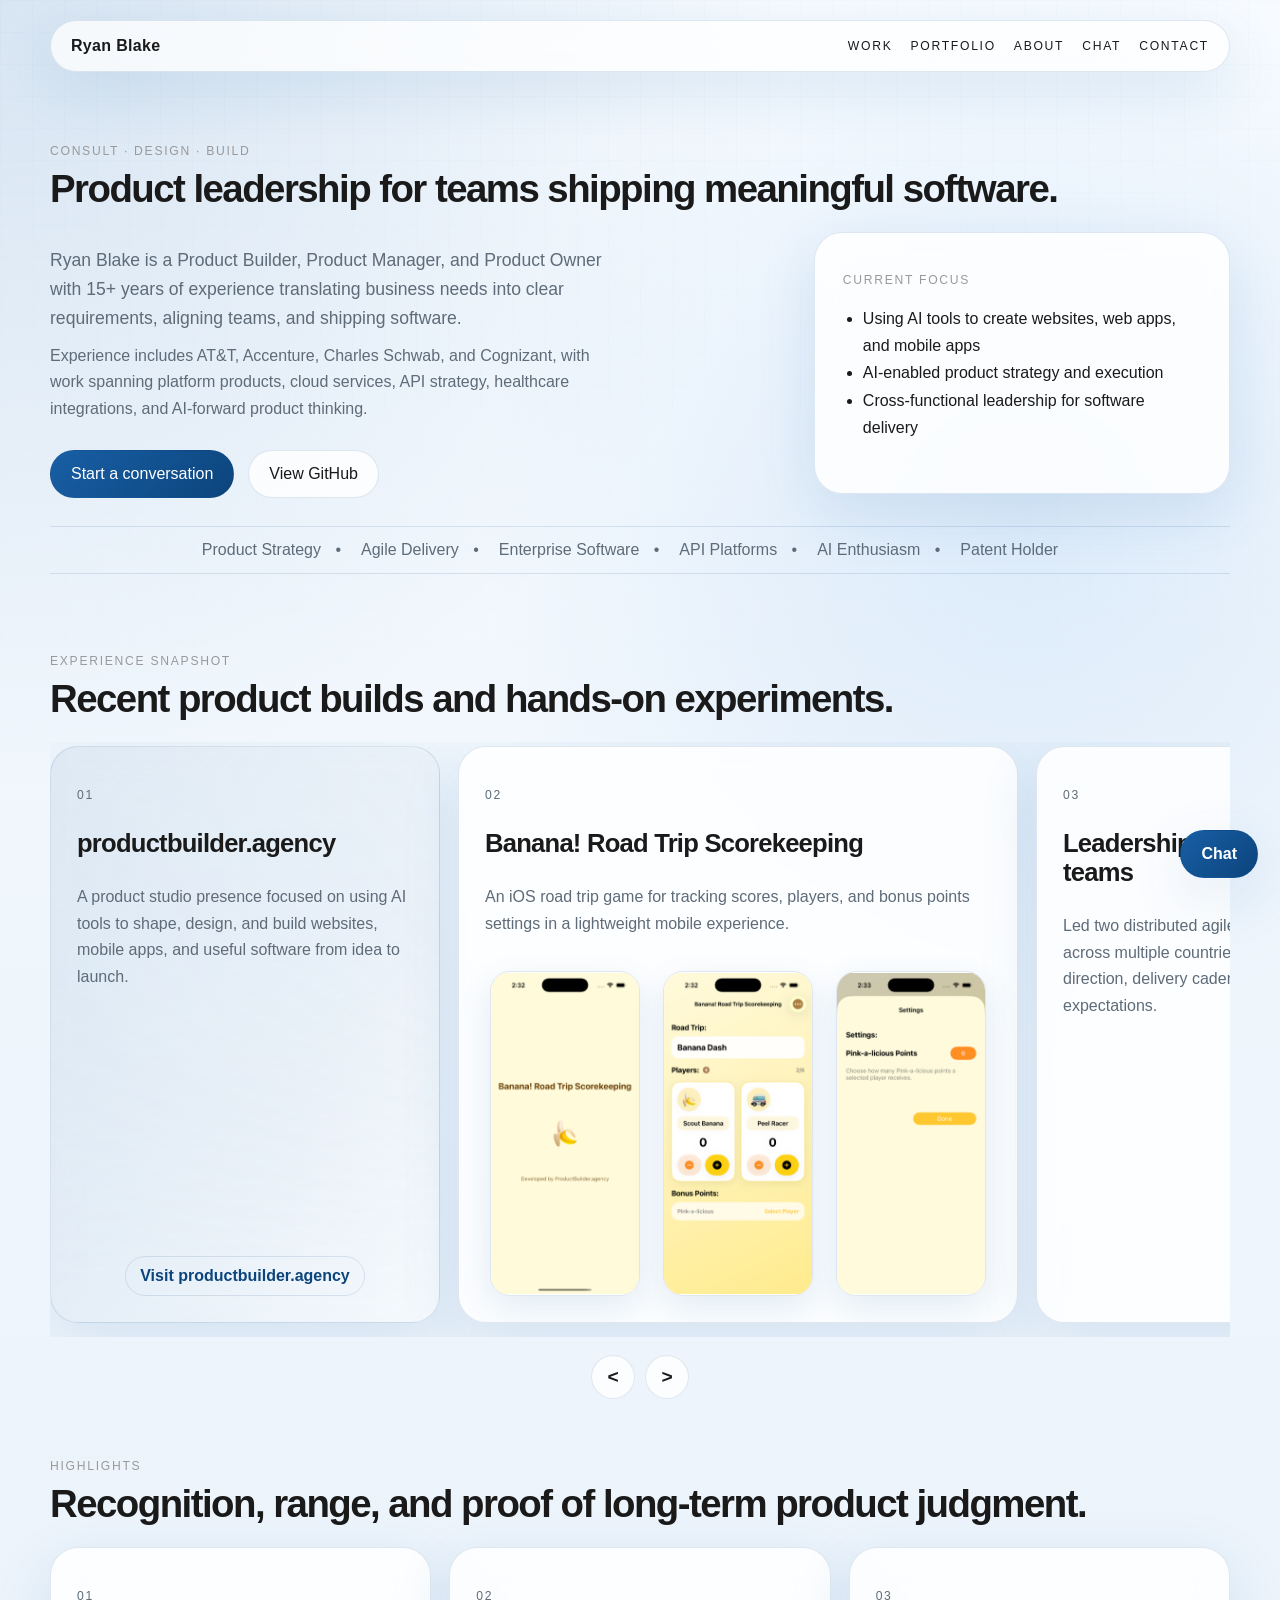
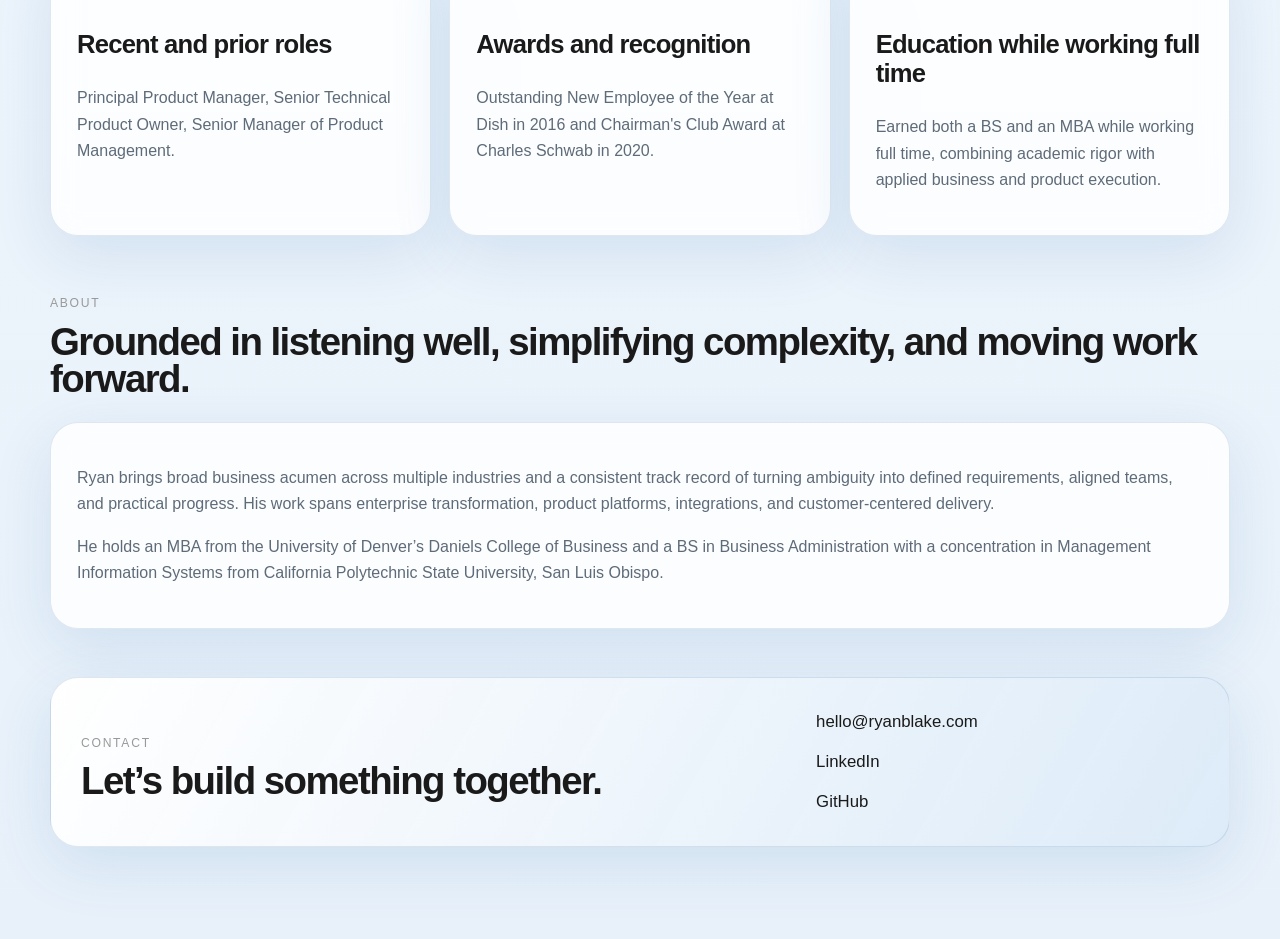
<file: index.html>
<!DOCTYPE html>
<html lang="en">
  <head>
    <meta charset="UTF-8" />
    <meta name="viewport" content="width=device-width, initial-scale=1.0" />
    <title>Ryan Blake</title>
    <meta
      name="description"
      content="Ryan Blake is a product builder and product leader helping teams shape strategy, define systems, and ship useful software."
    />
    <meta property="og:title" content="Ryan Blake" />
    <meta
      property="og:description"
      content="Product builder, product manager, and product owner with deep experience across enterprise software, APIs, and platform delivery."
    />
    <meta property="og:type" content="website" />
    <link rel="stylesheet" href="styles.css" />
  </head>
  <body>
    <div class="site-shell">
      <header class="topbar">
        <a class="wordmark" href="#home" aria-label="Ryan Blake home">
          Ryan Blake
        </a>
        <nav class="nav">
          <a href="#work">Work</a>
          <a href="portfolio.html">Portfolio</a>
          <a href="#about">About</a>
          <a href="#chat-widget" data-chat-open>Chat</a>
          <a href="#contact">Contact</a>
        </nav>
      </header>

      <main id="home">
        <section class="hero">
          <div class="hero-intro">
            <p class="eyebrow">Consult · Design · Build</p>
            <h1>
              Product leadership for teams shipping meaningful software.
            </h1>
          </div>

          <div class="hero-copy">
            <p class="lede">
              Ryan Blake is a Product Builder, Product Manager, and Product
              Owner with 15+ years of experience translating business needs
              into clear requirements, aligning teams, and shipping software.
            </p>
            <p class="hero-support">
              Experience includes AT&amp;T, Accenture, Charles Schwab, and
              Cognizant, with work spanning platform products, cloud services,
              API strategy, healthcare integrations, and AI-forward product thinking.
            </p>
            <div class="hero-actions">
              <a class="button button-primary" href="mailto:hello@ryanblake.com">Start a conversation</a>
              <a class="button button-secondary" href="https://github.com/ryblake-productbuilder" target="_blank" rel="noreferrer">View GitHub</a>
            </div>
          </div>

          <aside class="hero-card">
            <p class="card-label">Current focus</p>
            <ul class="signal-list">
              <li>Using AI tools to create websites, web apps, and mobile apps</li>
              <li>AI-enabled product strategy and execution</li>
              <li>Cross-functional leadership for software delivery</li>
            </ul>
          </aside>
        </section>

        <section class="marquee" aria-label="Highlights">
          <p>Product Strategy</p>
          <p>Agile Delivery</p>
          <p>Enterprise Software</p>
          <p>API Platforms</p>
          <p>AI Enthusiasm</p>
          <p class="marquee-last">Patent Holder</p>
        </section>

        <section class="work-section" id="work">
          <div class="section-heading">
            <p class="eyebrow">Experience snapshot</p>
            <h2>Recent product builds and hands-on experiments.</h2>
          </div>

          <div class="portfolio-grid" aria-label="Experience snapshot">
            <div class="portfolio-track" id="portfolio-track">
              <article class="project-card portfolio-card featured">
                <p class="project-index">01</p>
                <h3>productbuilder.agency</h3>
                <p>
                  A product studio presence focused on using AI tools to shape,
                  design, and build websites, mobile apps, and useful software
                  from idea to launch.
                </p>
                <a class="project-link" href="https://productbuilder.agency" target="_blank" rel="noreferrer">
                  Visit productbuilder.agency
                </a>
              </article>

              <article class="project-card portfolio-card banana-card">
                <p class="project-index">02</p>
                <h3>Banana! Road Trip Scorekeeping</h3>
                <p>
                  An iOS road trip game for tracking scores, players, and
                  bonus points settings in a lightweight mobile experience.
                </p>
                <div class="app-thumbnail-row" aria-label="Banana app screenshots">
                  <img src="assets/banana-splash.png" alt="Banana road trip scorekeeping splash screen" />
                  <img src="assets/banana-game.png" alt="Banana game scorekeeping screen" />
                  <img src="assets/banana-settings.png" alt="Banana settings screen" />
                </div>
              </article>

              <article class="project-card portfolio-card">
                <p class="project-index">03</p>
                <h3>Leadership across global teams</h3>
                <p>
                  Led two distributed agile software teams across multiple
                  countries, aligning product direction, delivery cadence, and
                  stakeholder expectations.
                </p>
              </article>

              <article class="project-card portfolio-card">
                <p class="project-index">04</p>
                <h3>Healthcare and platform integration</h3>
                <p>
                  Served as Product Owner for EMR integration work and defined
                  HL7 and FHIR specifications from complex interface requirements.
                </p>
              </article>

              <article class="project-card portfolio-card">
                <p class="project-index">05</p>
                <h3>Commercial and product impact</h3>
                <p>
                  Managed cloud services and API products while helping close
                  three learning outsourcing deals worth more than $80 million.
                </p>
              </article>

              <article class="project-card portfolio-card">
                <p class="project-index">06</p>
                <h3>Named inventor on several United States patents</h3>
                <p>
                  Patents focused on emotion-aware viewing experiences,
                  including dynamically selecting supplemental content and
                  adjusting playback based on viewer emotion or environment.
                </p>
                <ul class="patent-list">
                  <li>
                    <a href="https://image-ppubs.uspto.gov/dirsearch-public/print/downloadPdf/10616650" target="_blank" rel="noreferrer">10,616,650</a>
                  </li>
                  <li>
                    <a href="https://image-ppubs.uspto.gov/dirsearch-public/print/downloadPdf/10171877" target="_blank" rel="noreferrer">10,171,877</a>
                  </li>
                  <li>
                    <a href="https://image-ppubs.uspto.gov/dirsearch-public/print/downloadPdf/11601715" target="_blank" rel="noreferrer">11,601,715</a>
                  </li>
                </ul>
              </article>

              <article class="project-card portfolio-card">
                <p class="project-index">07</p>
                <h3>Enterprise product leadership</h3>
                <p>
                  Product leadership across distributed agile teams, healthcare
                  integrations, cloud services, API products, and commercial
                  programs with measurable business impact.
                </p>
              </article>
            </div>

            <div class="snapshot-controls" aria-label="Experience snapshot controls">
              <button class="snapshot-control" type="button" data-snapshot-action="prev" aria-label="Previous experience">&lt;</button>
              <button class="snapshot-control" type="button" data-snapshot-action="next" aria-label="Next experience">&gt;</button>
            </div>
          </div>
        </section>

        <section class="work-section" id="highlights">
          <div class="section-heading">
            <p class="eyebrow">Highlights</p>
            <h2>Recognition, range, and proof of long-term product judgment.</h2>
          </div>

          <div class="project-grid highlights-grid">
            <article class="project-card">
              <p class="project-index">01</p>
              <h3>Recent and prior roles</h3>
              <p>
                Principal Product Manager, Senior Technical Product Owner,
                Senior Manager of Product Management.
              </p>
            </article>

            <article class="project-card">
              <p class="project-index">02</p>
              <h3>Awards and recognition</h3>
              <p>
                Outstanding New Employee of the Year at Dish in 2016 and
                Chairman's Club Award at Charles Schwab in 2020.
              </p>
            </article>

            <article class="project-card">
              <p class="project-index">03</p>
              <h3>Education while working full time</h3>
              <p>
                Earned both a BS and an MBA while working full time, combining
                academic rigor with applied business and product execution.
              </p>
            </article>
          </div>
        </section>

        <section class="about-section" id="about">
          <div class="section-heading narrow">
            <p class="eyebrow">About</p>
            <h2>Grounded in listening well, simplifying complexity, and moving work forward.</h2>
          </div>

          <div class="about-layout">
            <div class="about-panel">
              <p>
                Ryan brings broad business acumen across multiple industries
                and a consistent track record of turning ambiguity into defined
                requirements, aligned teams, and practical progress. His work
                spans enterprise transformation, product platforms, integrations,
                and customer-centered delivery.
              </p>
              <p>
                He holds an MBA from the University of Denver’s Daniels College
                of Business and a BS in Business Administration with a
                concentration in Management Information Systems from California
                Polytechnic State University, San Luis Obispo.
              </p>
            </div>
          </div>
        </section>

        <section class="contact-section" id="contact">
          <div class="contact-card">
            <div>
              <p class="eyebrow">Contact</p>
              <h2>Let’s build something together.</h2>
            </div>
            <div class="contact-links">
              <a href="mailto:hello@ryanblake.com">hello@ryanblake.com</a>
              <a href="https://www.linkedin.com/in/ryblake/" target="_blank" rel="noreferrer">LinkedIn</a>
              <a href="https://github.com/ryblake-productbuilder" target="_blank" rel="noreferrer">GitHub</a>
            </div>
          </div>
        </section>
      </main>

      <aside class="chat-widget" id="chat-widget" aria-label="AI chat assistant">
        <button class="chat-toggle" type="button" id="chat-toggle" aria-expanded="false" aria-controls="chat-panel">
          Chat
        </button>

        <div class="chat-float-panel" id="chat-panel" hidden>
          <div class="chat-float-header">
            <div>
              <p class="eyebrow">Chat</p>
              <h2>Ask about Ryan’s work and experience</h2>
            </div>
            <button class="chat-close" type="button" id="chat-close" aria-label="Close chat">×</button>
          </div>

          <p class="chat-disclaimer">
            Any data you submit through this chat feature may be recorded and
            will be used and disclosed in accordance with our
            <a href="privacy.html"><strong>privacy policy</strong></a>.
          </p>

          <div class="chat-suggestions" aria-label="Suggested questions">
            <button class="suggestion-chip" type="button" data-prompt="What portfolio projects are listed for Ryan?">
              Portfolio projects
            </button>
            <button class="suggestion-chip" type="button" data-prompt="What is Ryan's experience with healthcare integrations?">
              Healthcare integrations
            </button>
            <button class="suggestion-chip" type="button" data-prompt="What did Ryan work on at Charles Schwab?">
              Charles Schwab
            </button>
          </div>

          <div class="chat-log" id="chat-log" aria-live="polite">
            <article class="chat-message chat-message-assistant">
              <p>
                Ask me about Ryan’s product leadership, portfolio projects,
                technical background, certifications, or current focus.
              </p>
            </article>
          </div>

          <form class="chat-form" id="chat-form">
            <label class="sr-only" for="chat-input">Ask a question</label>
            <textarea
              id="chat-input"
              name="message"
              rows="3"
              maxlength="600"
              placeholder="Ask about Ryan’s experience..."
              required
            ></textarea>
            <div class="chat-form-row">
              <button class="button button-primary" type="submit" id="chat-submit">Ask</button>
            </div>
          </form>
        </div>
      </aside>
    </div>

    <script src="script.js"></script>
  </body>
</html>
</file>
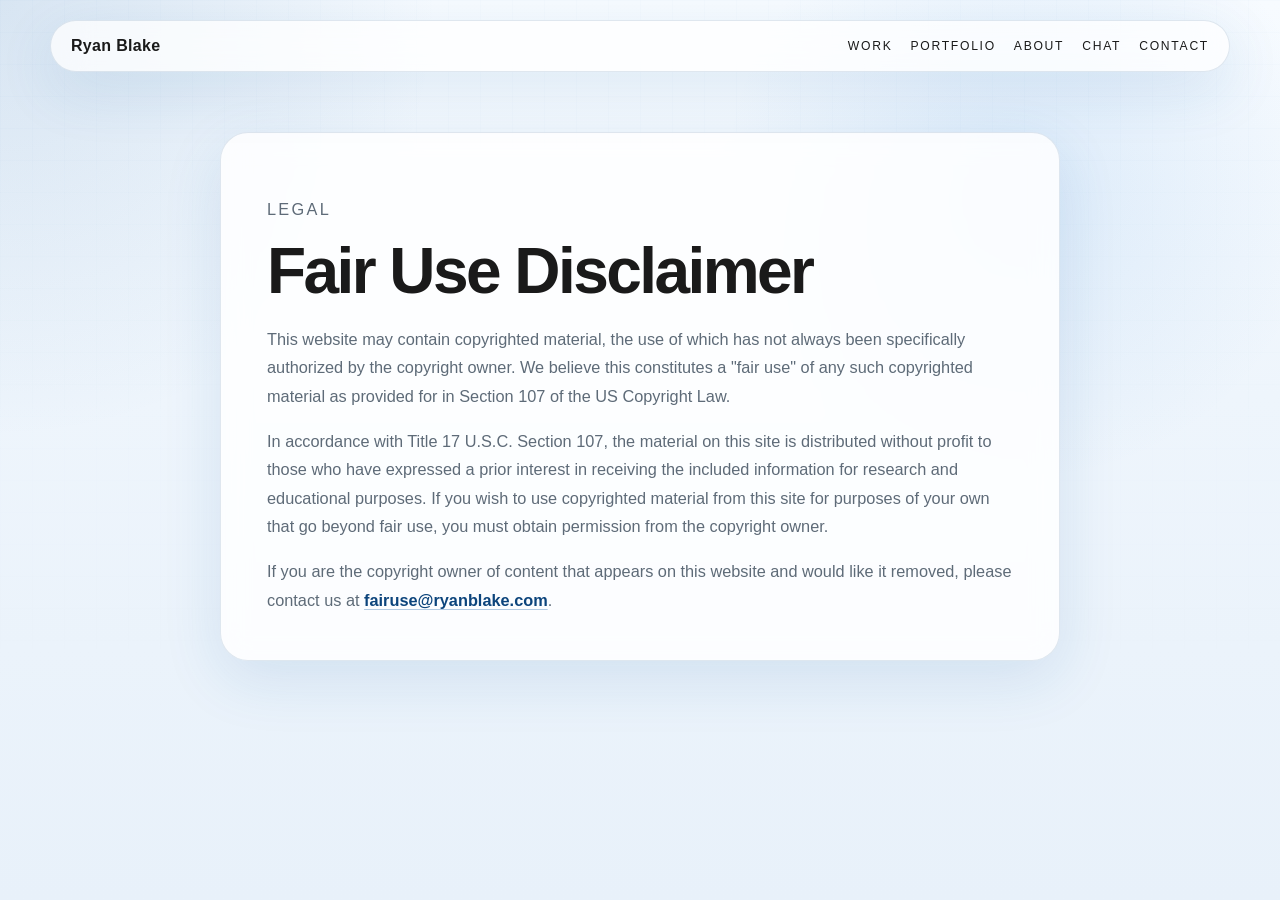
<file: fair-use-disclaimer.html>
<!DOCTYPE html>
<html lang="en">
  <head>
    <meta charset="UTF-8" />
    <meta name="viewport" content="width=device-width, initial-scale=1.0" />
    <title>Fair Use Disclaimer | Ryan Blake</title>
    <meta
      name="description"
      content="Fair Use Disclaimer for ryanblake.com."
    />
    <meta property="og:title" content="Fair Use Disclaimer | Ryan Blake" />
    <meta
      property="og:description"
      content="Fair Use Disclaimer for ryanblake.com."
    />
    <meta property="og:type" content="website" />
    <link rel="stylesheet" href="styles.css" />
  </head>
  <body>
    <div class="site-shell">
      <header class="topbar">
        <a class="wordmark" href="index.html" aria-label="Ryan Blake home">
          Ryan Blake
        </a>
        <nav class="nav" aria-label="Fair use navigation">
          <a href="index.html#work">Work</a>
          <a href="portfolio.html">Portfolio</a>
          <a href="index.html#about">About</a>
          <a href="index.html#chat-widget">Chat</a>
          <a href="index.html#contact">Contact</a>
        </nav>
      </header>

      <main>
        <section class="legal-section">
          <article class="legal-card">
            <p class="eyebrow">Legal</p>
            <h1>Fair Use Disclaimer</h1>

            <p>
              This website may contain copyrighted material, the use of which
              has not always been specifically authorized by the copyright
              owner. We believe this constitutes a "fair use" of any such
              copyrighted material as provided for in Section 107 of the US
              Copyright Law.
            </p>

            <p>
              In accordance with Title 17 U.S.C. Section 107, the material on
              this site is distributed without profit to those who have expressed
              a prior interest in receiving the included information for
              research and educational purposes. If you wish to use copyrighted
              material from this site for purposes of your own that go beyond
              fair use, you must obtain permission from the copyright owner.
            </p>

            <p>
              If you are the copyright owner of content that appears on this
              website and would like it removed, please contact us at
              <a href="mailto:fairuse@ryanblake.com">fairuse@ryanblake.com</a>.
            </p>
          </article>
        </section>
      </main>
    </div>
  </body>
</html>
</file>
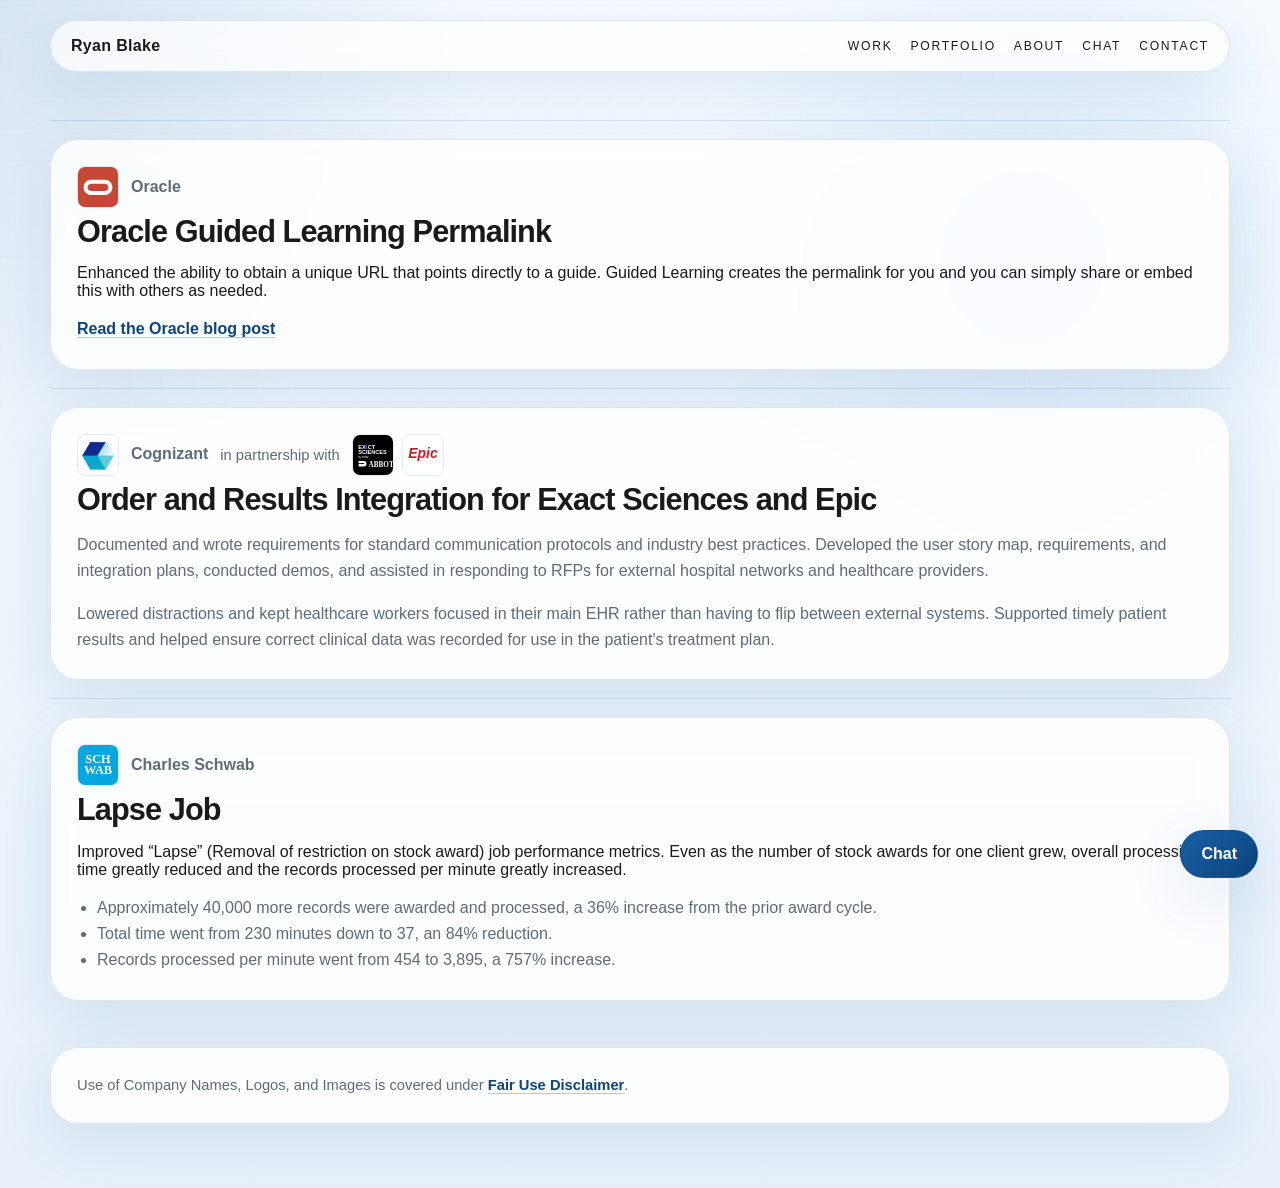
<file: portfolio.html>
<!DOCTYPE html>
<html lang="en">
  <head>
    <meta charset="UTF-8" />
    <meta name="viewport" content="width=device-width, initial-scale=1.0" />
    <title>Portfolio | Ryan Blake</title>
    <meta
      name="description"
      content="A local portfolio shell for Ryan Blake's recent product work, organized by year, company, project, and description."
    />
    <meta property="og:title" content="Portfolio | Ryan Blake" />
    <meta
      property="og:description"
      content="Recent product work organized by year, company, project, and description."
    />
    <meta property="og:type" content="website" />
    <link rel="stylesheet" href="styles.css" />
  </head>
  <body>
    <div class="site-shell">
      <header class="topbar">
        <a class="wordmark" href="index.html" aria-label="Ryan Blake home">
          Ryan Blake
        </a>
        <nav class="nav" aria-label="Portfolio navigation">
          <a href="index.html#work">Work</a>
          <a href="portfolio.html" aria-current="page">Portfolio</a>
          <a href="index.html#about">About</a>
          <a href="#chat-widget" data-chat-open>Chat</a>
          <a href="index.html#contact">Contact</a>
        </nav>
      </header>

      <main>
        <section class="portfolio-timeline" aria-label="Portfolio entries">
          <article class="portfolio-year">
            <div class="portfolio-entry-list">
              <article class="portfolio-entry">
                <div class="portfolio-company-row">
                  <img
                    class="portfolio-company-logo"
                    src="assets/oracle-logo.svg"
                    alt="Oracle logo"
                  />
                  <p class="portfolio-company">Oracle</p>
                </div>
                <h3>Oracle Guided Learning Permalink</h3>
                <p>
                  Enhanced the ability to obtain a unique URL that points
                  directly to a guide. Guided Learning creates the permalink for
                  you and you can simply share or embed this with others as
                  needed.
                </p>
                <p class="portfolio-entry-link">
                  <a
                    href="https://blogs.oracle.com/oracleuniversity/protect-and-share-your-guides-with-others"
                    target="_blank"
                    rel="noreferrer"
                  >Read the Oracle blog post</a>
                </p>
              </article>
            </div>
          </article>

          <article class="portfolio-year">
            <div class="portfolio-entry-list">
              <article class="portfolio-entry">
                <div class="portfolio-company-chain">
                  <div class="portfolio-company-row">
                    <img
                      class="portfolio-company-logo"
                      src="assets/cognizant-logo.svg"
                      alt="Cognizant logo"
                    />
                    <p class="portfolio-company">Cognizant</p>
                  </div>
                  <p class="portfolio-company-context">in partnership with</p>
                  <div class="portfolio-beneficiary-row">
                    <img
                      class="portfolio-company-logo"
                      src="assets/exact-sciences-logo.svg"
                      alt="Exact Sciences logo"
                    />
                    <img
                      class="portfolio-company-logo"
                      src="assets/epic-logo.svg"
                      alt="Epic logo"
                    />
                  </div>
                </div>
                <h3>Order and Results Integration for Exact Sciences and Epic</h3>
                <p class="portfolio-entry-copy">
                  Documented and wrote requirements for standard communication
                  protocols and industry best practices. Developed the user
                  story map, requirements, and integration plans, conducted
                  demos, and assisted in responding to RFPs for external
                  hospital networks and healthcare providers.
                </p>
                <p class="portfolio-entry-copy">
                  Lowered distractions and kept healthcare workers focused in
                  their main EHR rather than having to flip between external
                  systems. Supported timely patient results and helped ensure
                  correct clinical data was recorded for use in the patient's
                  treatment plan.
                </p>
              </article>
            </div>
          </article>

          <article class="portfolio-year">
            <div class="portfolio-entry-list">
              <article class="portfolio-entry">
                <div class="portfolio-company-row">
                  <img
                    class="portfolio-company-logo"
                    src="assets/charles-schwab-logo.svg"
                    alt="Charles Schwab logo"
                  />
                  <p class="portfolio-company">Charles Schwab</p>
                </div>
                <h3>Lapse Job</h3>
                <p>
                  Improved “Lapse” (Removal of restriction on stock award) job
                  performance metrics. Even as the number of stock awards
                  for one client grew, overall processing time greatly reduced
                  and the records processed per minute greatly increased.
                </p>
                <ul class="portfolio-impact-list">
                  <li>
                    Approximately 40,000 more records were awarded and processed,
                    a 36% increase from the prior award cycle.
                  </li>
                  <li>Total time went from 230 minutes down to 37, an 84% reduction.</li>
                  <li>
                    Records processed per minute went from 454 to 3,895, a 757%
                    increase.
                  </li>
                </ul>
              </article>
            </div>
          </article>
        </section>

        <section class="portfolio-disclaimer" aria-label="Portfolio disclaimer">
          <p>
            Use of Company Names, Logos, and Images is covered under
            <a href="fair-use-disclaimer.html">Fair Use Disclaimer</a>.
          </p>
        </section>

      </main>

      <aside class="chat-widget" id="chat-widget" aria-label="AI chat assistant">
        <button class="chat-toggle" type="button" id="chat-toggle" aria-expanded="false" aria-controls="chat-panel">
          Chat
        </button>

        <div class="chat-float-panel" id="chat-panel" hidden>
          <div class="chat-float-header">
            <div>
              <p class="eyebrow">Chat</p>
              <h2>Ask about Ryan’s work and experience</h2>
            </div>
            <button class="chat-close" type="button" id="chat-close" aria-label="Close chat">×</button>
          </div>

          <p class="chat-disclaimer">
            Any data you submit through this chat feature may be recorded and
            will be used and disclosed in accordance with our
            <a href="privacy.html"><strong>privacy policy</strong></a>.
          </p>

          <div class="chat-suggestions" aria-label="Suggested questions">
            <button class="suggestion-chip" type="button" data-prompt="What portfolio projects are listed for Ryan?">
              Portfolio projects
            </button>
            <button class="suggestion-chip" type="button" data-prompt="What is Ryan's experience with healthcare integrations?">
              Healthcare integrations
            </button>
            <button class="suggestion-chip" type="button" data-prompt="What did Ryan work on at Charles Schwab?">
              Charles Schwab
            </button>
          </div>

          <div class="chat-log" id="chat-log" aria-live="polite">
            <article class="chat-message chat-message-assistant">
              <p>
                Ask me about Ryan’s product leadership, portfolio projects,
                technical background, certifications, or current focus.
              </p>
            </article>
          </div>

          <form class="chat-form" id="chat-form">
            <label class="sr-only" for="chat-input">Ask a question</label>
            <textarea
              id="chat-input"
              name="message"
              rows="3"
              maxlength="600"
              placeholder="Ask about Ryan’s experience..."
              required
            ></textarea>
            <div class="chat-form-row">
              <button class="button button-primary" type="submit" id="chat-submit">Ask</button>
            </div>
          </form>
        </div>
      </aside>
    </div>

    <script src="script.js"></script>
  </body>
</html>
</file>
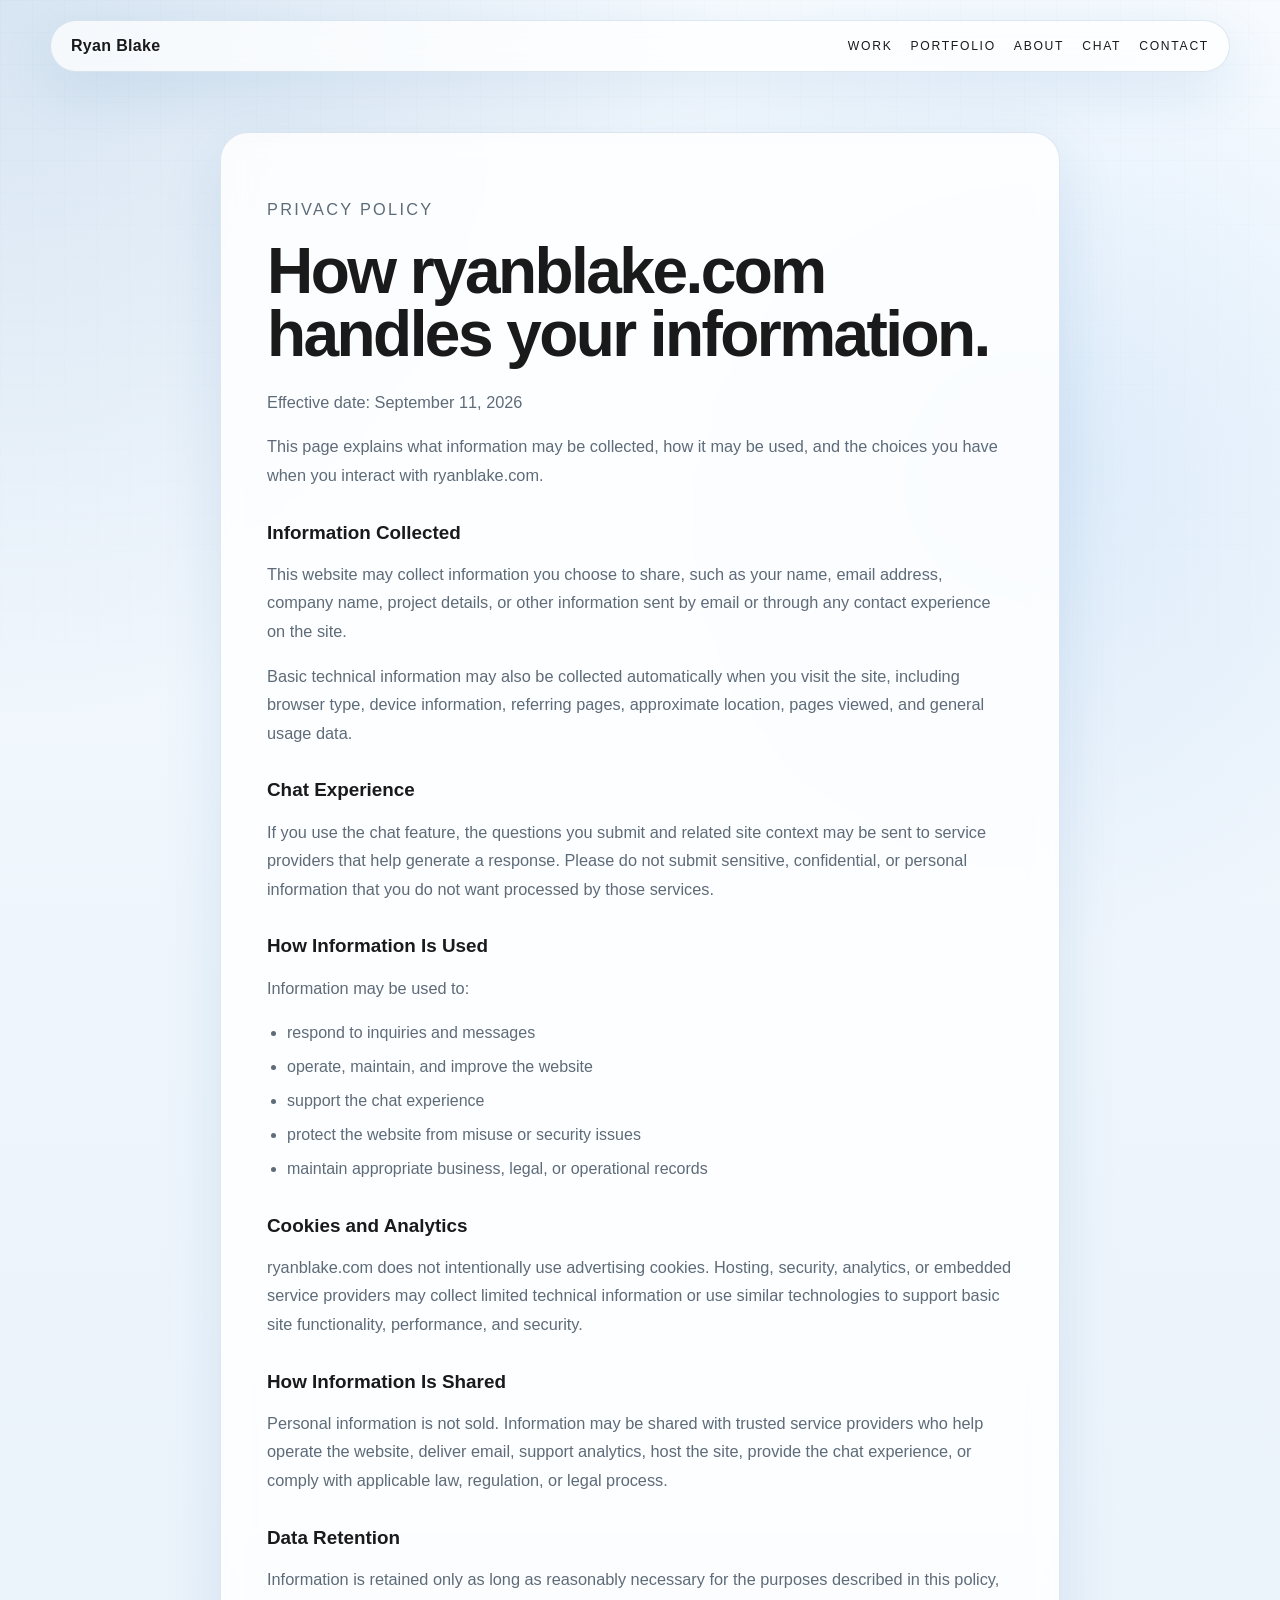
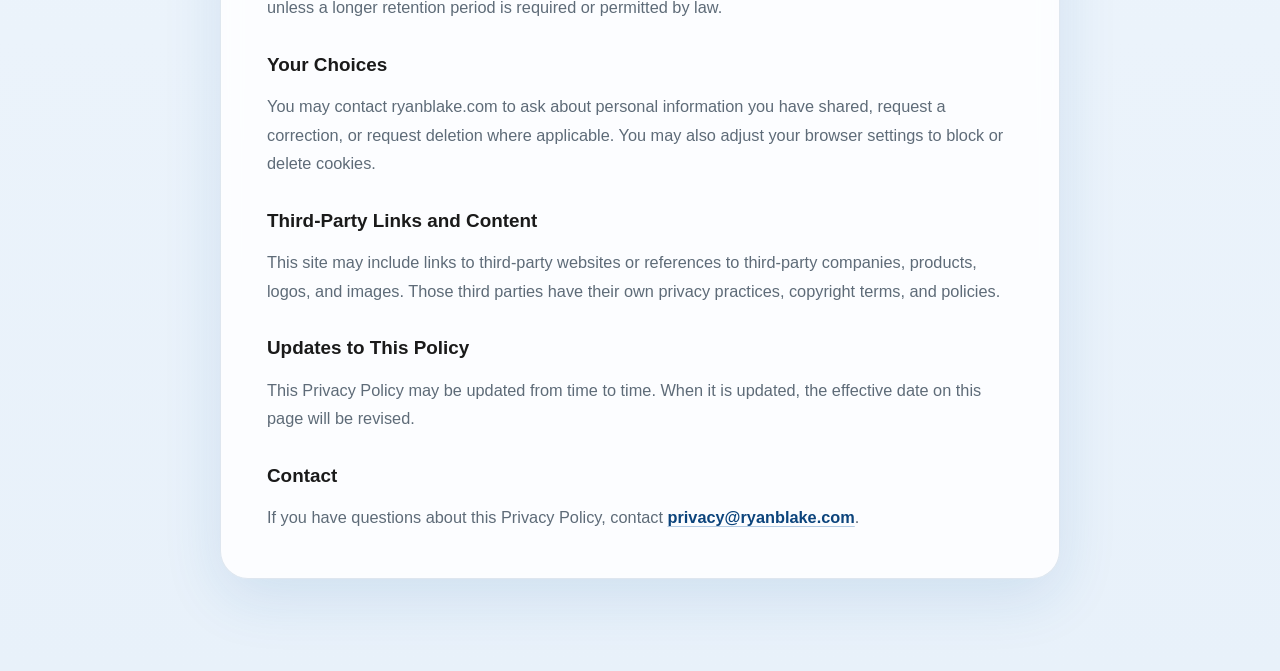
<file: privacy.html>
<!DOCTYPE html>
<html lang="en">
  <head>
    <meta charset="UTF-8" />
    <meta name="viewport" content="width=device-width, initial-scale=1.0" />
    <title>Privacy Policy | Ryan Blake</title>
    <meta name="description" content="Privacy Policy for ryanblake.com." />
    <meta property="og:title" content="Privacy Policy | Ryan Blake" />
    <meta
      property="og:description"
      content="Privacy Policy for ryanblake.com."
    />
    <meta property="og:type" content="website" />
    <link rel="stylesheet" href="styles.css" />
  </head>
  <body>
    <div class="site-shell">
      <header class="topbar">
        <a class="wordmark" href="index.html" aria-label="Ryan Blake home">
          Ryan Blake
        </a>
        <nav class="nav" aria-label="Privacy navigation">
          <a href="index.html#work">Work</a>
          <a href="portfolio.html">Portfolio</a>
          <a href="index.html#about">About</a>
          <a href="index.html#chat-widget">Chat</a>
          <a href="index.html#contact">Contact</a>
        </nav>
      </header>

      <main>
        <section class="legal-section">
          <article class="legal-card">
            <p class="eyebrow">Privacy Policy</p>
            <h1>How ryanblake.com handles your information.</h1>

            <p>
              Effective date: September 11, 2026
            </p>

            <p>
              This page explains what information may be collected, how it may
              be used, and the choices you have when you interact with
              ryanblake.com.
            </p>

            <h2>Information Collected</h2>
            <p>
              This website may collect information you choose to share, such as
              your name, email address, company name, project details, or other
              information sent by email or through any contact experience on the
              site.
            </p>
            <p>
              Basic technical information may also be collected automatically
              when you visit the site, including browser type, device
              information, referring pages, approximate location, pages viewed,
              and general usage data.
            </p>

            <h2>Chat Experience</h2>
            <p>
              If you use the chat feature, the questions you submit and related
              site context may be sent to service providers that help generate a
              response. Please do not submit sensitive, confidential, or
              personal information that you do not want processed by those
              services.
            </p>

            <h2>How Information Is Used</h2>
            <p>Information may be used to:</p>
            <ul>
              <li>respond to inquiries and messages</li>
              <li>operate, maintain, and improve the website</li>
              <li>support the chat experience</li>
              <li>protect the website from misuse or security issues</li>
              <li>maintain appropriate business, legal, or operational records</li>
            </ul>

            <h2>Cookies and Analytics</h2>
            <p>
              ryanblake.com does not intentionally use advertising cookies.
              Hosting, security, analytics, or embedded service providers may
              collect limited technical information or use similar technologies
              to support basic site functionality, performance, and security.
            </p>

            <h2>How Information Is Shared</h2>
            <p>
              Personal information is not sold. Information may be shared with
              trusted service providers who help operate the website, deliver
              email, support analytics, host the site, provide the chat
              experience, or comply with applicable law, regulation, or legal
              process.
            </p>

            <h2>Data Retention</h2>
            <p>
              Information is retained only as long as reasonably necessary for
              the purposes described in this policy, unless a longer retention
              period is required or permitted by law.
            </p>

            <h2>Your Choices</h2>
            <p>
              You may contact ryanblake.com to ask about personal information you have
              shared, request a correction, or request deletion where applicable.
              You may also adjust your browser settings to block or delete
              cookies.
            </p>

            <h2>Third-Party Links and Content</h2>
            <p>
              This site may include links to third-party websites or references
              to third-party companies, products, logos, and images. Those
              third parties have their own privacy practices, copyright terms,
              and policies.
            </p>

            <h2>Updates to This Policy</h2>
            <p>
              This Privacy Policy may be updated from time to time. When it is
              updated, the effective date on this page will be revised.
            </p>

            <h2>Contact</h2>
            <p>
              If you have questions about this Privacy Policy, contact
              <a href="mailto:privacy@ryanblake.com">privacy@ryanblake.com</a>.
            </p>
          </article>
        </section>
      </main>
    </div>
  </body>
</html>
</file>
<file: styles.css>
:root {
  --bg: #eef5fc;
  --bg-strong: #dbeaf8;
  --surface: rgba(255, 255, 255, 0.84);
  --surface-strong: #ffffff;
  --text: #1a1a1a;
  --muted: #5e6b78;
  --line: rgba(12, 68, 124, 0.12);
  --accent: #185fa5;
  --accent-deep: #0c447c;
  --accent-light: #378add;
  --accent-soft: rgba(133, 183, 235, 0.6);
  --brand-builder: #1a1a1a;
  --brand-agency: #666666;
  --brand-tagline: #999999;
  --shadow: 0 18px 60px rgba(24, 95, 165, 0.12);
  --sans: Arial, Helvetica, sans-serif;
  --radius-lg: 28px;
  --radius-md: 20px;
  --max-width: 1180px;
}

* {
  box-sizing: border-box;
}

html {
  scroll-behavior: smooth;
}

body {
  margin: 0;
  min-height: 100vh;
  color: var(--text);
  font-family: var(--sans);
  background:
    radial-gradient(circle at top left, rgba(24, 95, 165, 0.14), transparent 28%),
    radial-gradient(circle at 80% 20%, rgba(55, 138, 221, 0.12), transparent 24%),
    linear-gradient(180deg, #f7fbff 0%, var(--bg) 44%, #e8f1fa 100%);
}

body::before {
  content: "";
  position: fixed;
  inset: 0;
  pointer-events: none;
  background-image:
    linear-gradient(rgba(24, 95, 165, 0.03) 1px, transparent 1px),
    linear-gradient(90deg, rgba(24, 95, 165, 0.03) 1px, transparent 1px);
  background-size: 32px 32px;
  mask-image: linear-gradient(180deg, rgba(0, 0, 0, 0.4), transparent 85%);
}

.site-shell {
  width: min(calc(100% - 32px), var(--max-width));
  margin: 0 auto;
  padding: 20px 0 64px;
}

.topbar {
  position: sticky;
  top: 16px;
  z-index: 10;
  display: flex;
  justify-content: space-between;
  align-items: center;
  gap: 20px;
  margin-bottom: 28px;
  padding: 16px 20px;
  border: 1px solid var(--line);
  border-radius: 999px;
  backdrop-filter: blur(18px);
  background: rgba(255, 255, 255, 0.74);
  box-shadow: var(--shadow);
}

.wordmark,
.nav a,
.button,
.contact-links a {
  text-decoration: none;
  color: inherit;
}

.wordmark {
  display: inline-flex;
  align-items: center;
  gap: 14px;
  font-size: 1rem;
  letter-spacing: 0.02em;
  font-weight: 700;
  color: var(--text);
}

.brand-lockup {
  display: inline-flex;
  align-items: center;
  gap: 12px;
}

.brand-owner {
  color: var(--muted);
  font-size: 0.92rem;
  font-weight: 600;
}

.brand-cube {
  position: relative;
  width: 26px;
  height: 26px;
  transform: rotate(45deg);
}

.cube-face,
.cube-core {
  position: absolute;
  inset: 0;
  border-radius: 4px;
}

.cube-top {
  background: var(--accent);
  clip-path: polygon(50% 0%, 100% 50%, 50% 100%, 0% 50%);
}

.cube-left {
  background: var(--accent-deep);
  clip-path: polygon(0% 50%, 50% 0%, 50% 100%);
}

.cube-right {
  background: var(--accent-light);
  clip-path: polygon(50% 0%, 100% 50%, 50% 100%);
}

.cube-core {
  inset: 7px;
  background: var(--accent-soft);
  clip-path: polygon(50% 0%, 100% 50%, 50% 100%, 0% 50%);
}

.brand-text {
  display: inline-flex;
  align-items: baseline;
  gap: 0;
  font-size: 1rem;
  font-weight: 700;
}

.brand-product {
  color: var(--accent);
}

.brand-builder {
  color: var(--brand-builder);
}

.brand-agency {
  color: var(--brand-agency);
  font-weight: 600;
}

.nav {
  display: flex;
  flex-wrap: wrap;
  gap: 18px;
}

.nav a,
.eyebrow,
.project-index,
.card-label {
  text-transform: uppercase;
  letter-spacing: 0.14em;
  font-size: 0.76rem;
}

.eyebrow,
.card-label,
.project-index {
  color: var(--brand-tagline);
}

.hero,
.portfolio-hero,
.about-layout,
.contact-card {
  display: grid;
  gap: 24px;
}

.hero,
.portfolio-hero {
  grid-template-columns: 1.6fr 0.9fr;
  align-items: start;
  padding: 32px 0 20px;
}

.hero-intro h1,
.portfolio-hero h1,
.section-heading h2,
.contact-card h2 {
  margin: 0;
  font-family: var(--sans);
  font-weight: 700;
  line-height: 0.98;
  letter-spacing: -0.04em;
}

.hero-intro {
  grid-column: 1 / -1;
}

.hero-intro h1,
.portfolio-hero h1 {
  max-width: none;
  font-size: clamp(1.35rem, 3.1vw, 2.4rem);
}

.lede,
.hero-support,
.project-card p,
.about-panel p,
.hero-metric p,
.contact-links a {
  color: var(--muted);
  line-height: 1.65;
}

.lede {
  max-width: 36rem;
  margin: 14px 0 0;
  font-size: 1.1rem;
}

.hero-support {
  max-width: 35rem;
  margin: 10px 0 0;
}

.hero-actions {
  display: flex;
  flex-wrap: wrap;
  gap: 14px;
  margin-top: 28px;
}

.button {
  display: inline-flex;
  align-items: center;
  justify-content: center;
  min-height: 48px;
  padding: 0 20px;
  border-radius: 999px;
  border: 1px solid var(--line);
  transition: transform 180ms ease, background-color 180ms ease, border-color 180ms ease;
}

.button:hover,
.nav a:hover,
.contact-links a:hover {
  transform: translateY(-1px);
}

.button-primary {
  color: #ffffff;
  background: linear-gradient(135deg, var(--accent), var(--accent-deep));
  border-color: transparent;
}

.button-secondary {
  background: rgba(255, 255, 255, 0.8);
}

.hero-card,
.project-card,
.about-panel,
.contact-card,
.chat-shell,
.chat-panel,
.chat-intro,
.portfolio-entry,
.portfolio-disclaimer,
.legal-card {
  border: 1px solid var(--line);
  border-radius: var(--radius-lg);
  background: var(--surface);
  box-shadow: var(--shadow);
  backdrop-filter: blur(14px);
}

.hero-card {
  padding: 28px;
}

.hero-card {
  grid-column: 2;
  max-width: 420px;
  justify-self: start;
  align-self: start;
  margin-top: 0;
}

.signal-list {
  margin: 18px 0 24px;
  padding-left: 20px;
  color: var(--text);
  line-height: 1.7;
}

.hero-metric {
  padding-top: 4px;
}

.marquee {
  display: flex;
  flex-wrap: wrap;
  justify-content: center;
  gap: 12px 20px;
  margin: 8px 0 48px;
  padding: 14px 0;
  border-block: 1px solid var(--line);
  color: var(--muted);
  text-align: center;
}

.marquee p {
  position: relative;
  margin: 0;
  padding-right: 20px;
  white-space: nowrap;
  text-transform: capitalize;
}

.marquee p::after {
  content: "•";
  position: absolute;
  right: 0;
}

.marquee p.marquee-last::after {
  content: "";
}

.section-heading {
  margin-bottom: 24px;
}

.section-heading h2,
.contact-card h2 {
  font-size: clamp(1.5rem, 3vw, 2.5rem);
  max-width: none;
}

.work-section,
.about-section,
.contact-section,
.portfolio-timeline {
  padding: 20px 0 28px;
}

.project-grid {
  display: grid;
  grid-template-columns: 1.2fr 1fr 1fr;
  gap: 18px;
}

.highlights-grid {
  grid-template-columns: repeat(3, minmax(0, 1fr));
  align-items: stretch;
}

.highlights-grid .project-card {
  display: flex;
  min-height: 260px;
  flex-direction: column;
}

.project-card,
.about-panel,
.portfolio-entry,
.portfolio-disclaimer,
.legal-card {
  padding: 26px;
}

.portfolio-summary {
  align-self: end;
}

.portfolio-timeline {
  display: grid;
  gap: 18px;
}

.portfolio-year {
  display: grid;
  grid-template-columns: minmax(0, 1fr);
  gap: 18px;
  align-items: start;
  padding-top: 18px;
  border-top: 1px solid var(--line);
}

.portfolio-year-heading {
  position: sticky;
  top: 108px;
}

.portfolio-year-heading h2 {
  margin: 6px 0 0;
  font-size: clamp(2rem, 6vw, 4.7rem);
  line-height: 0.9;
  letter-spacing: -0.05em;
}

.portfolio-entry-list {
  display: grid;
  gap: 18px;
}

.portfolio-entry h3 {
  margin: 8px 0 10px;
  font-size: clamp(1.35rem, 2.4vw, 2rem);
  line-height: 1.05;
  letter-spacing: -0.03em;
}

.portfolio-company-row {
  display: flex;
  align-items: center;
  gap: 12px;
}

.portfolio-company-chain {
  display: flex;
  flex-wrap: wrap;
  align-items: center;
  gap: 10px 12px;
}

.portfolio-beneficiary-row {
  display: flex;
  align-items: center;
  gap: 8px;
}

.portfolio-company-context {
  margin: 0;
  color: var(--muted);
  font-size: 0.92rem;
}

.portfolio-company-logo {
  width: 42px;
  height: 42px;
  flex: 0 0 auto;
  border: 1px solid rgba(12, 68, 124, 0.1);
  border-radius: 8px;
  object-fit: cover;
}

.portfolio-company {
  margin: 0;
  color: var(--accent-deep);
  font-weight: 700;
}

.portfolio-entry-copy {
  color: var(--muted);
  line-height: 1.65;
}

.portfolio-entry p:last-child {
  margin-bottom: 0;
  color: var(--muted);
  line-height: 1.65;
}

.portfolio-impact-list {
  margin: 14px 0 0;
  padding-left: 20px;
  color: var(--muted);
  line-height: 1.65;
}

.portfolio-disclaimer {
  margin-top: 18px;
}

.portfolio-disclaimer p {
  margin: 0;
  color: var(--muted);
  font-size: 0.92rem;
  line-height: 1.6;
}

.portfolio-entry a,
.portfolio-disclaimer a,
.legal-card a {
  color: var(--accent-deep);
  font-weight: 700;
  text-decoration-color: rgba(24, 95, 165, 0.32);
  text-underline-offset: 3px;
}

.portfolio-entry-link {
  margin-top: 16px;
}

.legal-section {
  padding: 32px 0 28px;
}

.legal-card {
  max-width: 840px;
  margin: 0 auto;
  padding: clamp(26px, 5vw, 46px);
}

.legal-card h1 {
  margin: 0 0 22px;
  font-size: clamp(2rem, 5vw, 4rem);
  line-height: 0.98;
  letter-spacing: -0.04em;
}

.legal-card p {
  color: var(--muted);
  font-size: 1.02rem;
  line-height: 1.75;
}

.legal-card h2 {
  margin: 32px 0 12px;
  font-size: 1.18rem;
  color: var(--ink);
}

.legal-card ul {
  margin: 0 0 20px 20px;
  padding: 0;
  color: var(--muted);
  line-height: 1.75;
}

.legal-card li + li {
  margin-top: 6px;
}

.legal-card p:last-child {
  margin-bottom: 0;
}

.chat-shell {
  display: grid;
  grid-template-columns: 0.72fr 1.28fr;
  gap: 18px;
  padding: 18px;
}

.chat-intro,
.chat-panel {
  padding: 24px;
}

.chat-intro p,
.chat-note {
  color: var(--muted);
  line-height: 1.65;
}

.chat-suggestions {
  display: flex;
  flex-wrap: wrap;
  gap: 10px;
  margin-top: 20px;
}

.suggestion-chip {
  padding: 10px 14px;
  border: 1px solid var(--line);
  border-radius: 999px;
  background: rgba(255, 255, 255, 0.75);
  color: var(--text);
  font: inherit;
  cursor: pointer;
  transition: transform 180ms ease, border-color 180ms ease;
}

.suggestion-chip:hover {
  transform: translateY(-1px);
  border-color: rgba(24, 95, 165, 0.28);
}

.chat-panel {
  display: grid;
  gap: 18px;
}

.chat-log {
  display: grid;
  gap: 12px;
  min-height: 280px;
}

.chat-message {
  max-width: 90%;
  padding: 14px 16px;
  border-radius: 18px;
  line-height: 1.6;
}

.chat-message p {
  margin: 0;
}

.chat-message-assistant {
  justify-self: start;
  background: rgba(24, 95, 165, 0.08);
  color: var(--text);
}

.chat-message-user {
  justify-self: end;
  background: linear-gradient(135deg, var(--accent), var(--accent-deep));
  color: #ffffff;
}

.chat-form {
  display: grid;
  gap: 12px;
}

.chat-form textarea {
  width: 100%;
  min-height: 112px;
  padding: 16px;
  border: 1px solid var(--line);
  border-radius: 22px;
  background: rgba(255, 255, 255, 0.85);
  color: var(--text);
  font: inherit;
  resize: vertical;
}

.chat-form textarea:focus {
  outline: 2px solid rgba(24, 95, 165, 0.16);
  border-color: rgba(24, 95, 165, 0.32);
}

.chat-form-row {
  display: flex;
  justify-content: space-between;
  align-items: center;
  gap: 16px;
}

.chat-note {
  margin: 0;
  font-size: 0.92rem;
}

.chat-widget {
  position: fixed;
  right: 22px;
  bottom: 22px;
  z-index: 30;
  display: grid;
  justify-items: end;
  gap: 12px;
  width: min(420px, calc(100vw - 32px));
  pointer-events: none;
}

.chat-toggle,
.chat-close {
  pointer-events: auto;
  cursor: pointer;
  font: inherit;
}

.chat-toggle {
  display: inline-flex;
  align-items: center;
  justify-content: center;
  min-height: 48px;
  padding: 0 20px;
  border: 1px solid transparent;
  border-radius: 999px;
  color: #ffffff;
  background: linear-gradient(135deg, var(--accent), var(--accent-deep));
  box-shadow: var(--shadow);
  font-weight: 700;
  transition: transform 180ms ease;
}

.chat-toggle:hover {
  transform: translateY(-1px);
}

.chat-float-panel {
  display: grid;
  gap: 14px;
  width: 100%;
  max-height: min(720px, calc(100vh - 96px));
  padding: 18px;
  border: 1px solid var(--line);
  border-radius: var(--radius-md);
  background: rgba(255, 255, 255, 0.94);
  box-shadow: var(--shadow);
  backdrop-filter: blur(18px);
  pointer-events: auto;
  overflow: hidden;
}

.chat-float-panel[hidden] {
  display: none;
}

.chat-float-header {
  display: flex;
  justify-content: space-between;
  align-items: flex-start;
  gap: 16px;
}

.chat-float-header h2 {
  margin: 0;
  font-size: 1.4rem;
  line-height: 1.05;
  letter-spacing: -0.03em;
}

.chat-disclaimer {
  margin: 0;
  color: var(--muted);
  font-size: 0.82rem;
  line-height: 1.45;
}

.chat-disclaimer a {
  color: var(--accent-deep);
  text-underline-offset: 3px;
}

.chat-close {
  display: inline-flex;
  align-items: center;
  justify-content: center;
  width: 36px;
  height: 36px;
  flex: 0 0 auto;
  border: 1px solid var(--line);
  border-radius: 50%;
  color: var(--text);
  background: rgba(255, 255, 255, 0.82);
  font-size: 1.35rem;
  line-height: 1;
}

.chat-float-panel .chat-suggestions {
  margin-top: 0;
}

.chat-float-panel .suggestion-chip {
  padding: 8px 10px;
  font-size: 0.9rem;
}

.chat-float-panel .chat-log {
  min-height: 220px;
  max-height: 300px;
  overflow-y: auto;
  padding-right: 2px;
}

.chat-float-panel .chat-form textarea {
  min-height: 82px;
  border-radius: 18px;
  resize: none;
}

.chat-float-panel .chat-form-row {
  justify-content: flex-end;
}

.sr-only {
  position: absolute;
  width: 1px;
  height: 1px;
  padding: 0;
  margin: -1px;
  overflow: hidden;
  clip: rect(0, 0, 0, 0);
  white-space: nowrap;
  border: 0;
}

.project-card h3 {
  margin: 12px 0 10px;
  font-size: 1.6rem;
  font-weight: 700;
  letter-spacing: -0.03em;
}

.portfolio-grid {
  min-width: 0;
}

.portfolio-track {
  display: flex;
  gap: 18px;
  align-items: stretch;
  overflow-x: auto;
  overscroll-behavior-inline: contain;
  padding: 4px 4px 14px;
  scroll-behavior: smooth;
  scroll-snap-type: x mandatory;
  scrollbar-width: thin;
}

.portfolio-card {
  display: flex;
  flex-direction: column;
  flex: 0 0 clamp(280px, 31vw, 390px);
  min-height: 330px;
  scroll-snap-align: start;
}

.project-link {
  display: inline-flex;
  width: fit-content;
  margin-top: auto;
  align-self: center;
  padding: 10px 14px;
  border: 1px solid var(--line);
  border-radius: 999px;
  color: var(--accent-deep);
  font-weight: 700;
  text-decoration: none;
  transition: transform 180ms ease, border-color 180ms ease;
}

.project-link:hover {
  transform: translateY(-1px);
  border-color: rgba(24, 95, 165, 0.3);
}

.project-card p a {
  color: var(--accent-deep);
  font-weight: 700;
  text-decoration-color: rgba(24, 95, 165, 0.32);
  text-underline-offset: 3px;
}

.patent-list {
  margin: 4px 0 0;
  padding-left: 20px;
  color: var(--muted);
  line-height: 1.8;
}

.patent-list a {
  display: inline-block;
  color: var(--accent-deep);
  font-weight: 700;
  text-decoration-color: rgba(24, 95, 165, 0.32);
  text-underline-offset: 3px;
}


.banana-card {
  flex-basis: clamp(380px, 48vw, 560px);
  overflow: hidden;
}

.app-thumbnail-row {
  display: grid;
  grid-template-columns: repeat(3, minmax(0, 1fr));
  gap: 14px;
  align-items: start;
  margin-top: auto;
  padding-top: 18px;
}

.app-thumbnail-row img {
  width: 100%;
  max-width: 150px;
  aspect-ratio: 1242 / 2688;
  justify-self: center;
  object-fit: contain;
  border: 1px solid rgba(12, 68, 124, 0.12);
  border-radius: 20px;
  box-shadow: 0 12px 34px rgba(24, 95, 165, 0.12);
}

.snapshot-controls {
  display: flex;
  justify-content: center;
  gap: 10px;
  padding-top: 18px;
}

.snapshot-control {
  display: inline-flex;
  align-items: center;
  justify-content: center;
  width: 44px;
  height: 44px;
  border: 1px solid var(--line);
  border-radius: 50%;
  background: rgba(255, 255, 255, 0.82);
  color: var(--text);
  cursor: pointer;
  font: inherit;
  font-size: 1.2rem;
  font-weight: 700;
  transition: transform 180ms ease, border-color 180ms ease, color 180ms ease;
}

.snapshot-control:hover {
  transform: translateY(-1px);
  border-color: rgba(24, 95, 165, 0.3);
  color: var(--accent-deep);
}

.snapshot-control:disabled {
  cursor: default;
  opacity: 0.58;
}

.snapshot-control:disabled:hover {
  transform: none;
  border-color: var(--line);
  color: var(--text);
}

.featured {
  background:
    linear-gradient(180deg, rgba(255, 255, 255, 0.34), transparent),
    linear-gradient(135deg, rgba(24, 95, 165, 0.16), rgba(255, 255, 255, 0.48));
}

.about-layout {
  grid-template-columns: 1fr;
}

.contact-card {
  grid-template-columns: 1.3fr 0.7fr;
  align-items: center;
  padding: 30px;
  background:
    linear-gradient(120deg, rgba(255, 255, 255, 0.98), rgba(219, 234, 248, 0.94)),
    var(--surface-strong);
}

.contact-links {
  display: grid;
  gap: 12px;
}

.contact-links a {
  font-size: 1.05rem;
}

.nav a,
.contact-links a {
  color: var(--text);
}

.nav a:hover,
.contact-links a:hover,
.button-secondary:hover {
  color: var(--accent-deep);
}

.reveal {
  opacity: 0;
  transform: translateY(24px);
  transition: opacity 700ms ease, transform 700ms ease;
}

.reveal.is-visible {
  opacity: 1;
  transform: translateY(0);
}

@media (max-width: 900px) {
  .hero,
  .portfolio-hero,
  .project-grid,
  .about-layout,
  .chat-shell,
  .contact-card,
  .portfolio-year {
    grid-template-columns: 1fr;
  }

  .portfolio-year-heading {
    position: static;
  }

  .portfolio-track {
    gap: 14px;
  }

  .banana-card {
    flex-basis: clamp(320px, 82vw, 480px);
  }

  .app-thumbnail-row {
    gap: 8px;
  }

  .hero-intro,
  .hero-copy,
  .hero-card {
    grid-column: auto;
    max-width: none;
    justify-self: stretch;
  }

  .hero-copy h1,
  .portfolio-hero h1,
  .section-heading h2,
  .contact-card h2 {
    max-width: none;
  }

  .topbar {
    border-radius: 24px;
  }
}

@media (max-width: 640px) {
  .site-shell {
    width: min(calc(100% - 20px), var(--max-width));
    padding-top: 10px;
  }

  .topbar {
    position: static;
    flex-direction: column;
    align-items: flex-start;
    padding: 18px;
  }

  .wordmark {
    flex-direction: column;
    align-items: flex-start;
    gap: 8px;
  }

  .hero {
    padding-top: 28px;
  }

  .portfolio-track {
    gap: 12px;
  }

  .portfolio-card,
  .banana-card {
    flex-basis: min(82vw, 340px);
  }

  .chat-intro,
  .chat-panel {
    padding: 18px;
  }

  .chat-form-row {
    flex-direction: column;
    align-items: stretch;
  }

  .chat-widget {
    right: 10px;
    bottom: 10px;
    width: calc(100vw - 20px);
  }

  .chat-float-panel {
    max-height: calc(100vh - 84px);
  }

  .chat-float-panel .chat-log {
    max-height: 260px;
  }

  .hero-copy h1 {
    font-size: clamp(2.9rem, 17vw, 4.5rem);
  }

  .hero-card,
  .project-card,
  .about-panel,
  .contact-card,
  .portfolio-entry,
  .portfolio-disclaimer,
  .legal-card {
    border-radius: var(--radius-md);
  }
}

@media (prefers-reduced-motion: reduce) {
  html {
    scroll-behavior: auto;
  }

  *,
  *::before,
  *::after {
    animation: none !important;
    transition: none !important;
  }
}
</file>
